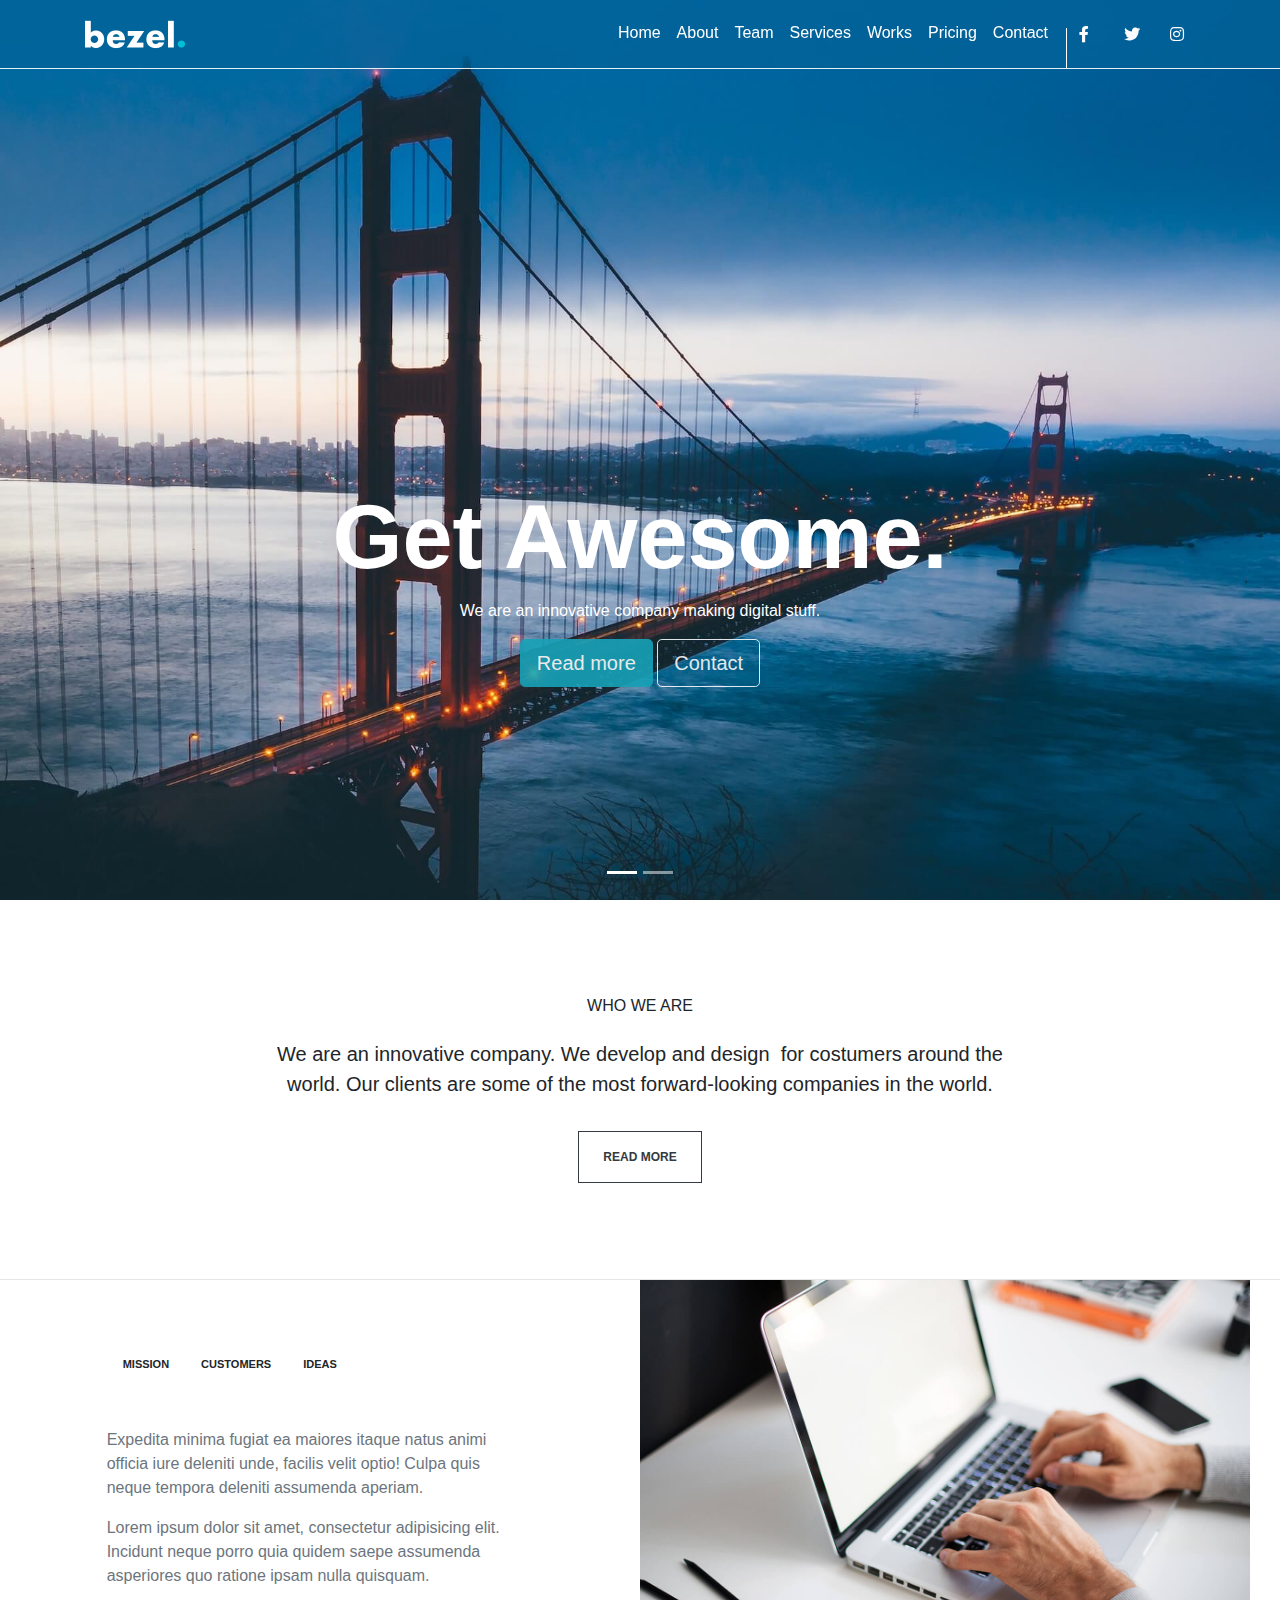
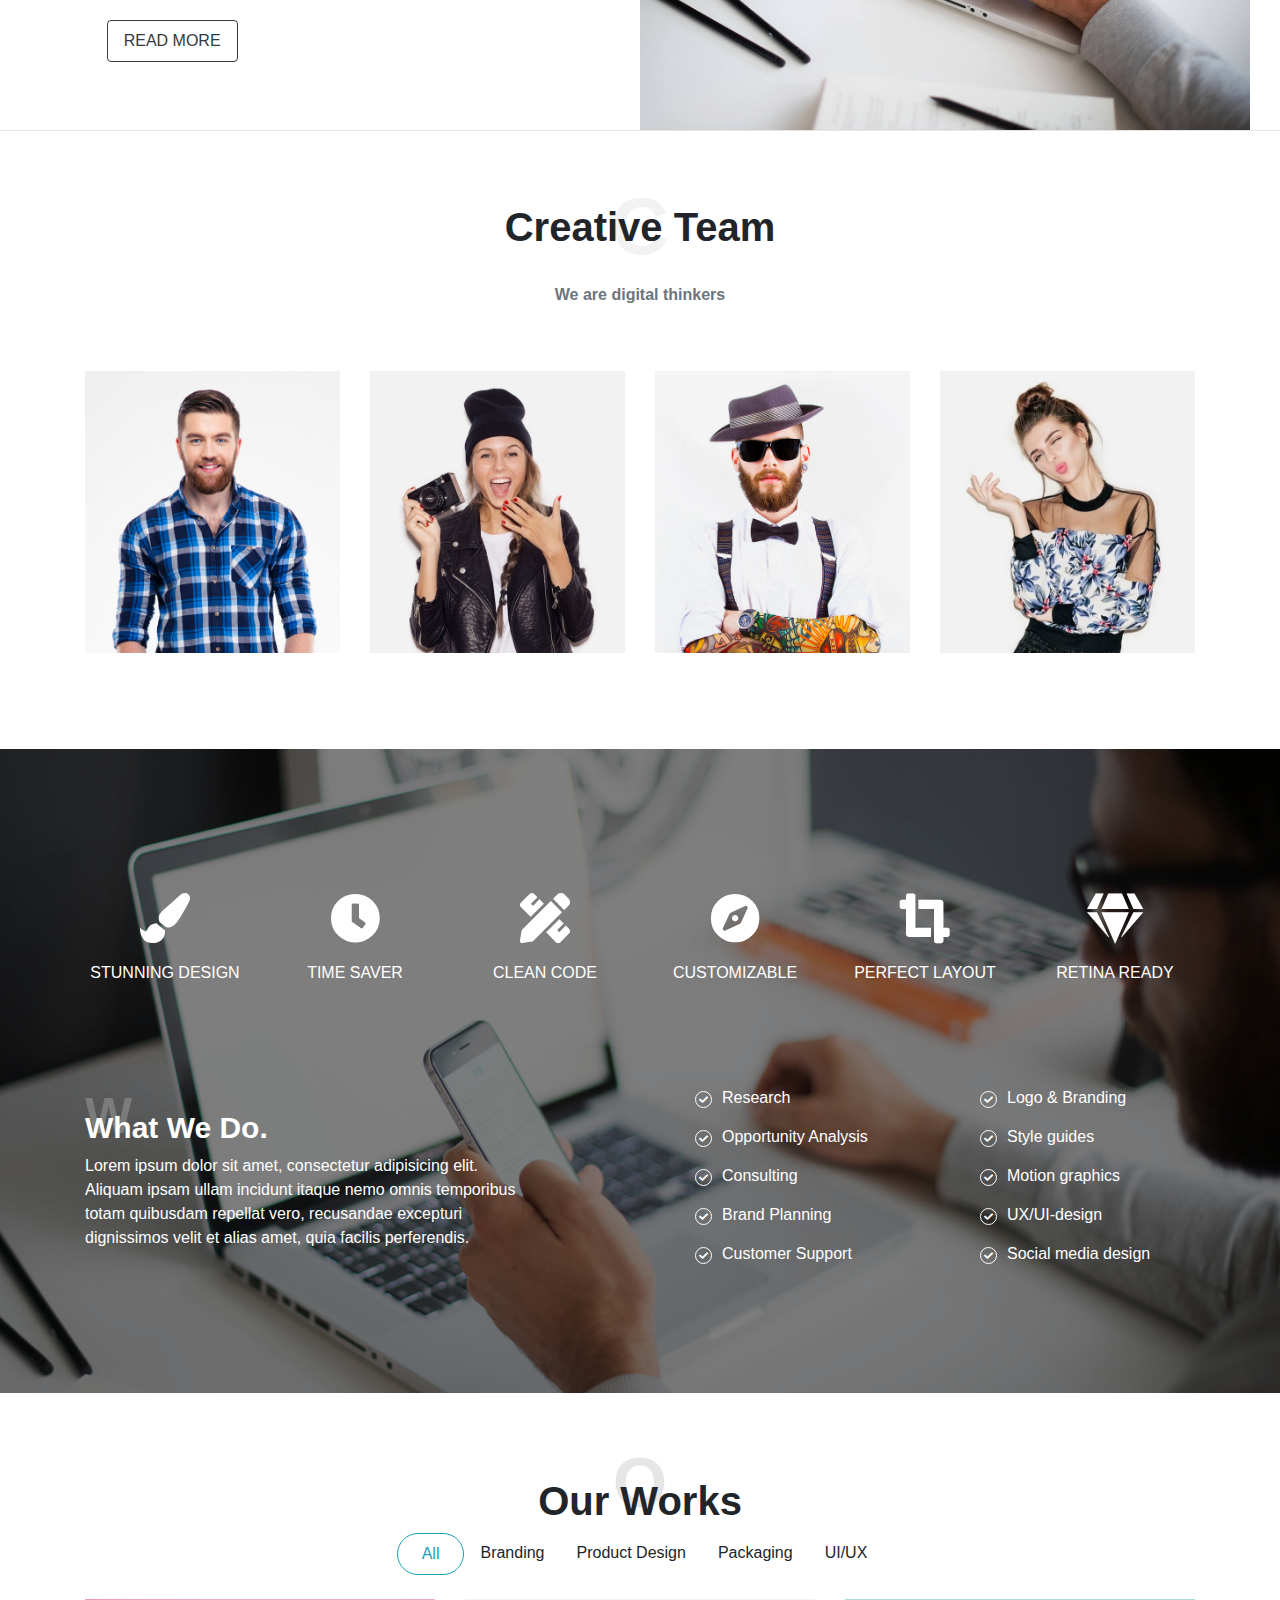
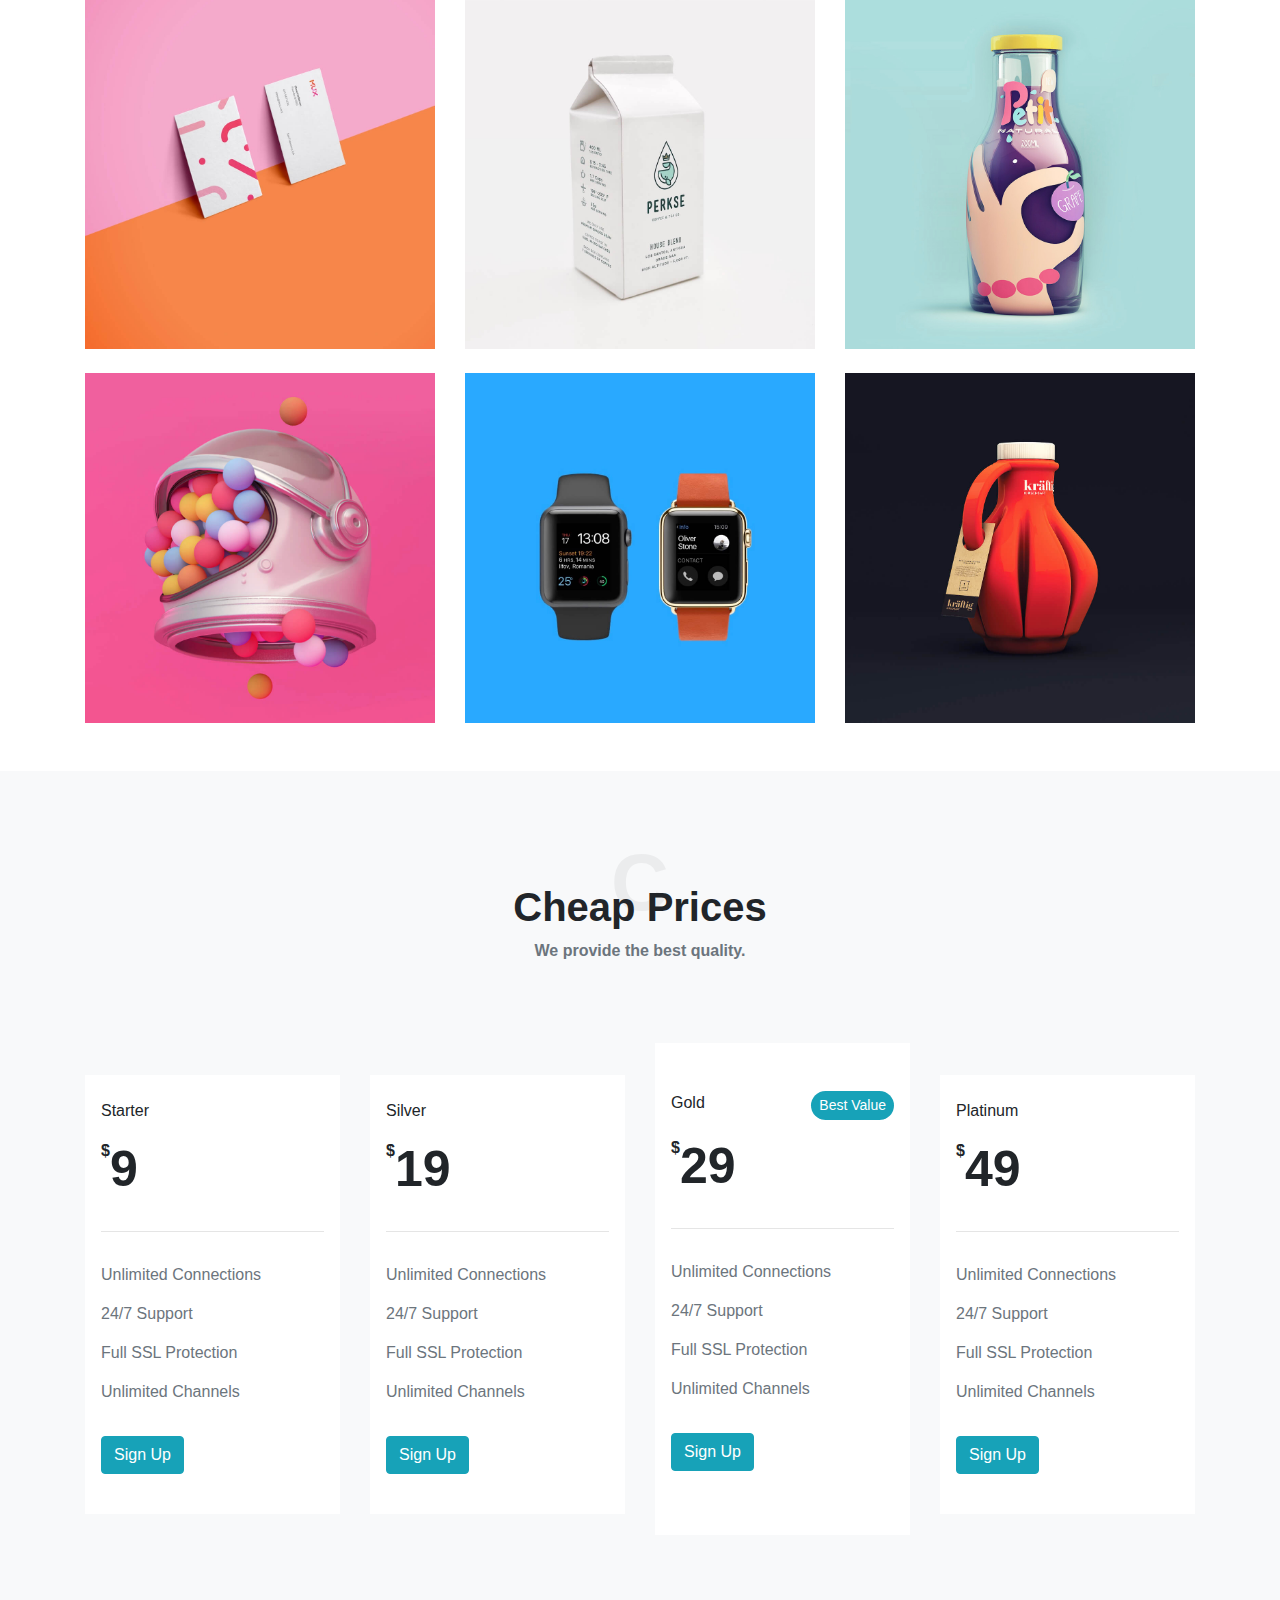
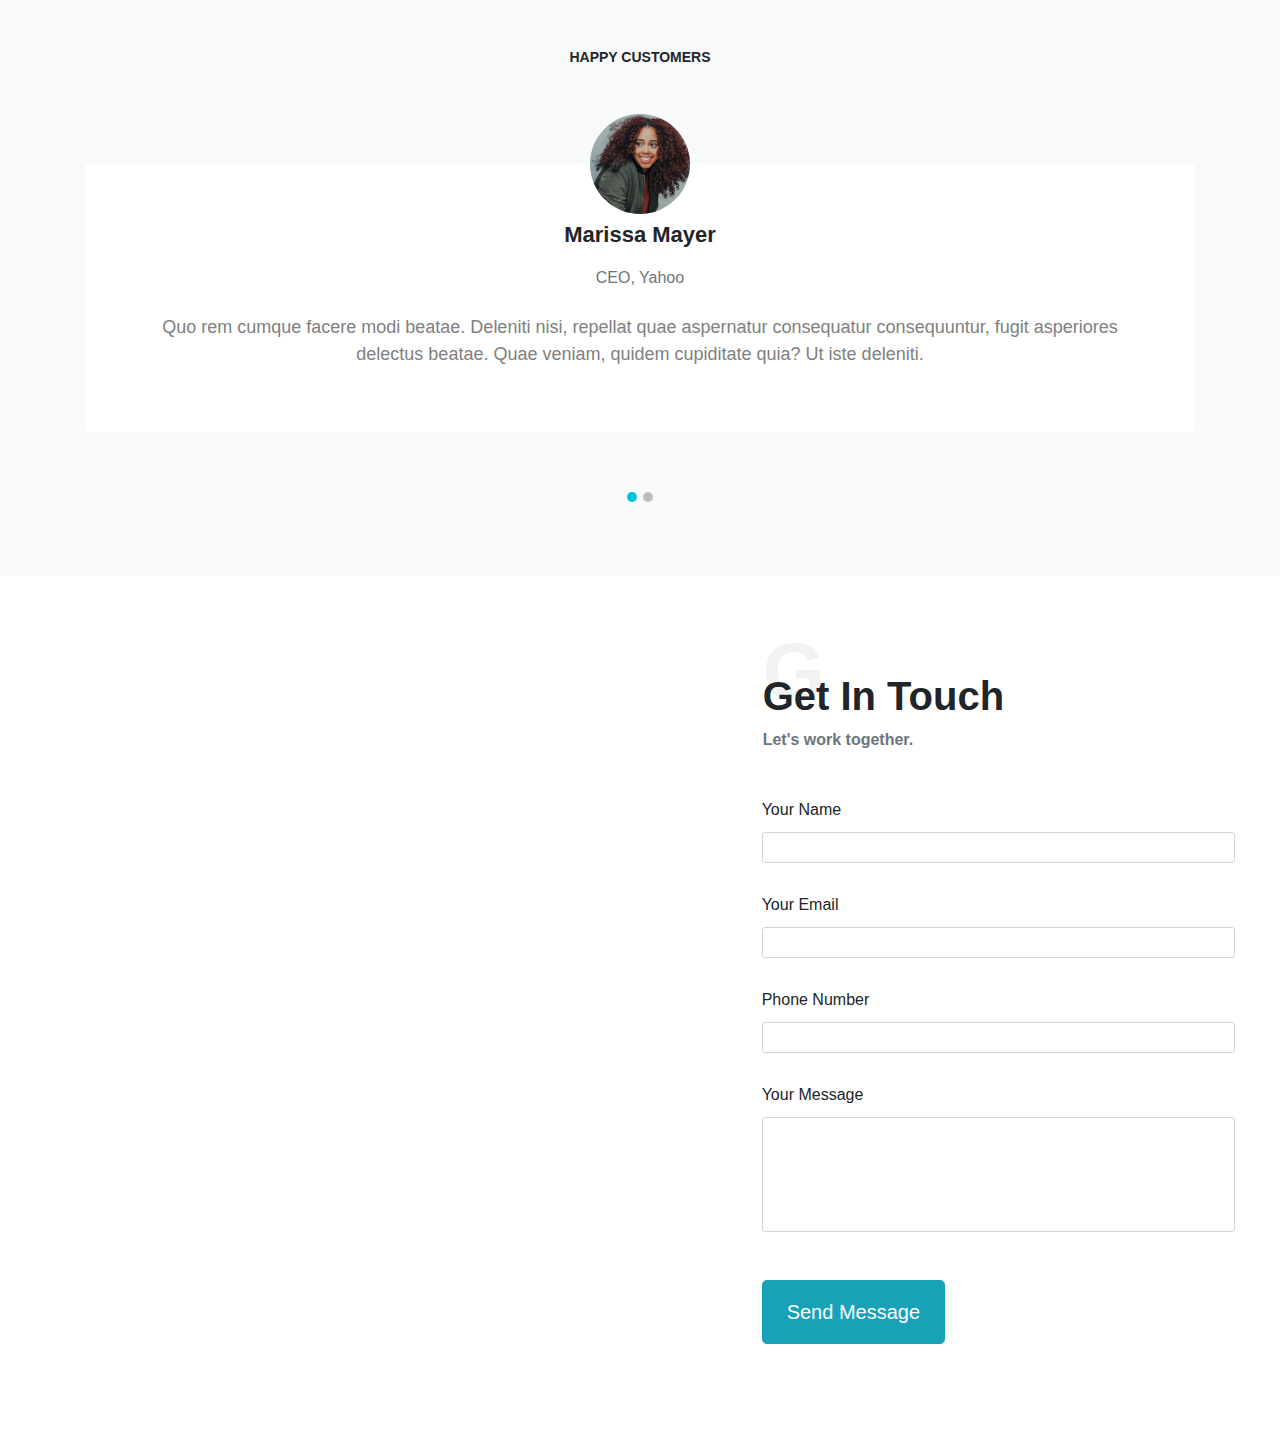
<file: Bezel(Bootstrap)/Index.html>
<html>
    <head>
        <title>Bezel | Creative Multi-Purpose HTML Template</title>
                <link rel="stylesheet" href="css/bootstrap.min.css">
        <link rel="stylesheet" href="css/all.min.css">
        <link rel="stylesheet" href="css/index_style.css">
        <script src="js/jquery-3.4.1.min.js"></script>
        <script src="js/popper.min.js"></script>
        <script src="js/bootstrap.min.js"></script>
    </head>
    <body>
        <header class="home" id="home">
            <div class="head">
                <nav class="navbar navbar-expand-lg navbar-dark fixed-top bg-color">
                    <div class="container">
                    <a class="navbar-brand" href="#home"><img src="images/asset 0.png" class="w-50"></a>
                    <button class="navbar-toggler" type="button" data-toggle="collapse" data-target="#navbarText" aria-controls="navbarText" aria-expanded="false" aria-label="Toggle navigation">
                      <span class="navbar-toggler-icon"></span>
                    </button>
                    <div class="collapse navbar-collapse" id="navbarText">
                      <ul class="navbar-nav ml-auto">
                        <li class="nav-item active">
                          <a class="nav-link" href="#home">Home <span class="sr-only">(current)</span></a>
                        </li>
                        <li class="nav-item active">
                          <a class="nav-link" href="#about">About <span class="sr-only">(current)</span></a>
                        </li>
                        <li class="nav-item active">
                          <a class="nav-link" href="#team">Team <span class="sr-only">(current)</span></a>
                        </li>
                        <li class="nav-item active">
                          <a class="nav-link" href="#service">Services <span class="sr-only">(current)</span></a>
                        </li>
                        <li class="nav-item active">
                          <a class="nav-link" href="#work">Works <span class="sr-only">(current)</span></a>
                        </li>
                        <li class="nav-item active">
                          <a class="nav-link" href="#pricing">Pricing <span class="sr-only">(current)</span></a>
                        </li>
                        <li class="nav-item active">
                          <a class="nav-link" href="#contact">Contact <span class="sr-only">(current)</span></a>
                        </li>
                        <div class="brd"></div>
                        <li class="nav-item spacing active">
                          <a class="nav-link" href="#contact"><i class="fab fa-facebook-f fa-fw pl-2"></i>
                            <span class="sr-only">(current)</span></a>
                        </li>
                        <li class="nav-item spacing active">
                          <a class="nav-link" href="#contact"><i class="fab fa-twitter fa-fw pl-2"></i> <span class="sr-only">(current)</span></a>
                        </li>
                        <li class="nav-item spacing active">
                          <a class="nav-link" href="#contact"><i class="fab fa-instagram fa-fw pl-2"></i> <span class="sr-only">(current)</span></a>
                        </li>
                      </ul>
                    </div>
                    </div>
                  </nav>
                      <div id="carouselExampleIndicators" class="carousel slide" data-ride="carousel">
                            <ol class="carousel-indicators">
                              <li data-target="#carouselExampleIndicators" data-slide-to="0" class="active"></li>
                              <li data-target="#carouselExampleIndicators" data-slide-to="1"></li>
                            </ol>
                            <div class="carousel-inner">
                            <div class="carousel-item active">
                                <div class="imigo">
                                    <img class="d-block w-100 h-100" src="images/asset 46.jpeg" alt="First slide">
                                    <div class="carousel-caption d-md-block">
                                        <div class="container">
                                            <h1>Get Awesome.</h1>
                                            <p>We are an innovative company making digital stuff.</p>
                                            <button class="btn btn-lg btn-info">Read more</button>
                                            <button class="btn btn-lg btn-outline-light">Contact</button>
                                        </div>
                                    </div>
                                </div>
                            </div>
                            <div class="carousel-item">
                                    <img class="d-block w-100 h-100" src="images/asset 45.jpeg" alt="Second slide">
                                    <div class="carousel-caption d-md-block">
                                        <div class="container">
                                            <h1>Create with Bezel.</h1>
                                            <p>we help ambitious companies create new value.</p>
                                            <button class="btn btn-lg btn-info">Hire Us</button>
                                            <button class="btn btn-lg btn-outline-light">Services</button>
                                        </div>
                                </div>
                            </div>
                          </div>
            </div></div>
        </header>
        <section id="about">
            <div class="container text-center py-5">
                <div class="row py-5">
                    <div class="col-md-8 offset-md-2">
                            <div class="content"><h6>WHO WE ARE</h6>
                                <p class="lead py-3">We are an innovative company. We develop and design <span class="spn">apps</span> for
                                        costumers around the world. Our clients are some of the most forward-looking companies in the world.</p>
                                <button class="btn btn-outline-dark px-4 py-3">READ MORE</button>
                            </div>
                    </div>
                </div>
            </div>
        </section>
        <section class="about">
            <div class="row w-100 align-items-center">
                <div class="col-lg-4 offset-lg-1 col-sm-8 py-5 text-muted">
                    <div class="my-info">

                      <ul class="nav pb-5" id="myTab" role="tablist">
                        <li class="nav-item">
                          <a class="nav-link text-decoration-none text-body text-uppercase" id="home-tab" data-toggle="tab" href="#mission" role="tab" aria-controls="home" aria-selected="true">Mission</a>
                        </li>
                        <li class="nav-item">
                          <a class="nav-link text-decoration-none text-body text-uppercase" id="profile-tab" data-toggle="tab" href="#customers" role="tab" aria-controls="profile" aria-selected="false">Customers</a>
                        </li>
                        <li class="nav-item">
                          <a class="nav-link text-decoration-none text-body text-uppercase" id="contact-tab" data-toggle="tab" href="#ideas" role="tab" aria-controls="contact" aria-selected="false">Ideas</a>
                        </li>
                      </ul>
                      <div class="tab-content" id="myTabContent">
                        <div class="tab-pane fade show active" id="mission" role="tabpanel" aria-labelledby="home-tab">
                          <p>Expedita minima fugiat ea maiores itaque natus animi officia iure deleniti unde, facilis velit optio! Culpa quis neque tempora deleniti assumenda aperiam.</p>
                          <p>Lorem ipsum dolor sit amet, consectetur adipisicing elit. Incidunt neque porro quia quidem saepe assumenda asperiores quo ratione ipsam nulla quisquam.</p>
                              <button class="btn btn-outline-dark mt-3 px-3 py-2">READ MORE</button>
                        </div>
                        <div class="tab-pane fade" id="customers" role="tabpanel" aria-labelledby="profile-tab">
                          <p>Expedita minima fugiat ea maiores itaque,facilis velit optio! Culpa quis neque tempora deleniti assumenda aperiam.</p>
                          <p>Lorem ipsum dolor sit amet, consectetur adipisicing elit. Incidunt neque porro quia quidem saepe assumenda quo ratione ipsam nulla quisquam.</p>
                              <button class="btn btn-outline-dark mt-3 px-3 py-2">READ MORE</button>
                        </div>
                        <div class="tab-pane fade" id="ideas" role="tabpanel" aria-labelledby="contact-tab">
                          <p>Expedita minima fugiat ea maiores itaque natus animi officia iure deleniti unde, facilis velit optio! Culpa quis neque tempora deleniti assumenda aperiam.</p>
                          <p>Lorem ipsum dolor sit amet, consectetur adipisicing elit. Incidunt neque porro ipsam nulla quisquam.</p>
                              <button class="btn btn-outline-dark mt-3 px-3 py-2">READ MORE</button>
                        </div>
                      </div>
                    </div>
                </div>
                <div class="col-lg-6 offset-lg-1 col-sm-4">
                    <div class="my-img">
                    <img src="images/asset 47.jpeg" class="img-fluid">
                    </div>
                </div>
            </div>
        </section>
        <section id="team">
            <div class="container py-5 text-center">
                <div class="title">
                    <div class="t-head d-flex justify-content-center align-items-center">
                        <h1>C</h1>
                        <h2>Creative Team</h2></div>
                        <p class="text-muted">We are digital thinkers</p>
                </div>
                <div class="row pt-5">
                    <div class="col-lg-3 col-md-6 pb-5">
                        <div class="img">
                        <img src="images/asset 2.jpeg" class="img-fluid" alt="">
                        <div class="layer text-left text-white px-4">
                                <a href="#" class="text-decoration-none text-white"><i class="fab fa-facebook-f fa-fw pb-5"></i></a>
                                <a href="#" class="text-decoration-none text-white"><i class="fab fa-twitter fa-fw pb-5"></i></a>
                                <a href="#" class="text-decoration-none text-white"><i class="fab fa-linkedin fa-fw pb-5"></i></a>
                                <div class="l-footer pt-5">
                                    <h6>Luke Cage</h6>
                                    <p>Founder & CEO</p>
                                </div>  
                        </div>
                        </div>
                    </div>
                    <div class="col-lg-3 col-md-6 pb-5">
                        <div class="img">
                        <img src="images/asset 3.jpeg" class="img-fluid" alt="">
                        <div class="layer text-left text-white px-4">
                                <a href="#" class="text-decoration-none text-white"><i class="fab fa-facebook-f fa-fw pb-5"></i></a>
                                <a href="#" class="text-decoration-none text-white"><i class="fab fa-twitter fa-fw pb-5"></i></a>
                                <a href="#" class="text-decoration-none text-white"><i class="fab fa-linkedin fa-fw pb-5"></i></a>
                                <div class="l-footer pt-5">
                                    <h6>Jessica Jones</h6>
                                    <p>Product Designer</p>
                                </div>  
                        </div>
                        </div>
                    </div>
                    <div class="col-lg-3 col-md-6 pb-5">
                        <div class="img">
                        <img src="images/asset 4.jpeg" class="img-fluid" alt="">
                        <div class="layer text-left text-white px-4">
                                <a href="#" class="text-decoration-none text-white"><i class="fab fa-facebook-f fa-fw pb-5"></i></a>
                                <a href="#" class="text-decoration-none text-white"><i class="fab fa-twitter fa-fw pb-5"></i></a>
                                <a href="#" class="text-decoration-none text-white"><i class="fab fa-linkedin fa-fw pb-5"></i></a>
                                <div class="l-footer pt-5">
                                    <h6>Matt Murdock</h6>
                                    <p>Lead Developer</p>
                                </div>  
                        </div>
                        </div>
                    </div>
                    <div class="col-lg-3 col-md-6 pb-5">
                        <div class="img">
                        <img src="images/asset 5.jpeg" class="img-fluid" alt="">
                        <div class="layer text-left text-white px-4">
                                <a href="#" class="text-decoration-none text-white"><i class="fab fa-facebook-f fa-fw pb-5"></i></a>
                                <a href="#" class="text-decoration-none text-white"><i class="fab fa-twitter fa-fw pb-5"></i></a>
                                <a href="#" class="text-decoration-none text-white"><i class="fab fa-linkedin fa-fw pb-5"></i></a>
                                <div class="l-footer pt-5">
                                    <h6>Claire Temple</h6>
                                    <p>Sales Manager</p>
                                </div>  
                        </div>
                        </div>
                    </div>
                </div>

            </div>
        </section>
        <section id="service">
          <div class="blayer py-5 text-white">
            <div class="container pt-5">
                <div class="row py-5 text-center">
                    <div class="col-lg-2 col-md-4">
                      <div class="service">
                        <i class="fas fa-paint-brush"></i>
                        <h6>STUNNING DESIGN</h6>
                      </div>
                    </div>
                    <div class="col-lg-2 col-md-4">
                      <div class="service">
                        <i class="fas fa-clock"></i>
                        <h6>TIME SAVER</h6>
                      </div>
                    </div>
                    <div class="col-lg-2 col-md-4">
                      <div class="service">
                        <i class="fas fa-pencil-ruler"></i>
                        <h6>CLEAN CODE</h6>
                      </div>
                    </div>
                    <div class="col-lg-2 col-md-4">
                      <div class="service">
                        <i class="fas fa-compass"></i>
                        <h6>CUSTOMIZABLE</h6>
                      </div>
                    </div>
                    <div class="col-lg-2 col-md-4">
                      <div class="service">
                        <i class="fas fa-crop-alt"></i>
                        <h6>PERFECT LAYOUT</h6>
                      </div>
                    </div>
                    <div class="col-lg-2 col-md-4">
                      <div class="service">
                        <i class="fas fa-gem"></i>
                        <h6>RETINA READY</h6>
                      </div>
                    </div>
                </div>
                <div class="row py-5">
                  <div class="col-lg-5 col-md-12">
                    <div class="do">
                      <div class="do-title d-flex justify-content-start align-items-end">
                      <h1>W</h1>
                      <h2>What We Do.</h2></div>
                      <p>Lorem ipsum dolor sit amet, consectetur adipisicing elit. Aliquam ipsam ullam incidunt itaque nemo 
                        omnis temporibus totam quibusdam repellat vero, recusandae excepturi dignissimos velit et alias amet,
                         quia facilis perferendis.</p>
                    </div>
                  </div>
                  <div class=" col-lg-3 offset-lg-1 col-md-6">
                    <div class="to-do">
                      <ul>
                        <li><i class="fas fa-check"></i>Research</li>
                        <li><i class="fas fa-check"></i>Opportunity Analysis</li>
                        <li><i class="fas fa-check"></i>Consulting</li>
                        <li><i class="fas fa-check"></i>Brand Planning</li>
                        <li><i class="fas fa-check"></i>Customer Support</li>
                      </ul>
                    </div>
                  </div>
                  <div class=" col-lg-3 col-md-6">
                      <div class="to-do">
                        <ul>
                          <li><i class="fas fa-check"></i>Logo & Branding</li>
                          <li><i class="fas fa-check"></i>Style guides</li>
                          <li><i class="fas fa-check"></i>Motion graphics</li>
                          <li><i class="fas fa-check"></i>UX/UI-design</li>
                          <li><i class="fas fa-check"></i>Social media design</li>
                        </ul>
                      </div>
                    </div>
                </div>
            </div>
          </div>
        </section>
        <section id="work">
          <div class="container">
            <div class="row py-5 text-center">
              <div class="col-sm-8 offset-sm-2">
                <div class="work-title d-flex justify-content-center align-items-end">
                  <h1>O</h1>
                  <h2>Our Works</h2>
                </div>
                <ul class="nav justify-content-center" id="myTab" role="tablist">
                  <li class="nav-item">
                    <a class="nav-link border border-info rounded-pill text-info px-4" id="home-tab" data-toggle="tab" href="#all" role="tab" aria-controls="home" aria-selected="true">All</a>
                  </li>
                  <li class="nav-item">
                    <a class="nav-link text-body" id="profile-tab" data-toggle="tab" href="#branding" role="tab" aria-controls="profile" aria-selected="false">Branding</a>
                  </li>
                  <li class="nav-item">
                    <a class="nav-link text-body" id="contact-tab" data-toggle="tab" href="#product" role="tab" aria-controls="contact" aria-selected="false">Product Design</a>
                  </li>
                  <li class="nav-item">
                    <a class="nav-link text-body" id="contact-tab" data-toggle="tab" href="#packaging" role="tab" aria-controls="contact" aria-selected="false">Packaging</a>
                  </li>
                  <li class="nav-item">
                    <a class="nav-link text-body" id="contact-tab" data-toggle="tab" href="#ui" role="tab" aria-controls="contact" aria-selected="false">UI/UX</a>
                  </li>
                </ul>
              </div>
                <div class="container-fluid tab-content" id="myTabContent">
                  <div class="tab-pane fade show active" id="all" role="tabpanel" aria-labelledby="home-tab">
                    <div class="row">
                      <div class="col-lg-4 col-md-6 pt-4">
                        <div class="work-img">
                          <img src="images/asset 6.jpeg" class="img-fluid">
                          <div class="work-info bg-light text-center py-2">
                            <h3>Perkse Coffee</h3>
                            <p>Product Design, Packaging</p>
                          </div>
                        </div>
                      </div>
                      <div class="col-lg-4 col-md-6 pt-4">
                          <div class="work-img">
                            <img src="images/asset 7.jpeg" class="img-fluid">
                            <div class="work-info bg-light text-center py-2">
                              <h3>Perkse Coffee</h3>
                              <p>Product Design, Packaging</p>
                            </div>
                          </div>
                      </div>
                      <div class="col-lg-4 col-md-6 pt-4">
                          <div class="work-img">
                            <img src="images/asset 8.jpeg" class="img-fluid">
                            <div class="work-info bg-light text-center py-2">
                              <h3>Perkse Coffee</h3>
                              <p>Product Design, Packaging</p>
                            </div>
                          </div>
                      </div>
                      <div class="col-lg-4 col-md-6 pt-4">
                          <div class="work-img">
                            <img src="images/asset 9.jpeg" class="img-fluid">
                            <div class="work-info bg-light text-center py-2">
                              <h3>Perkse Coffee</h3>
                              <p>Product Design, Packaging</p>
                            </div>
                          </div>
                      </div>
                      <div class="col-lg-4 col-md-6 pt-4">
                          <div class="work-img">
                            <img src="images/asset 10.jpeg" class="img-fluid">
                            <div class="work-info bg-light text-center py-2">
                              <h3>Perkse Coffee</h3>
                              <p>Product Design, Packaging</p>
                            </div>
                          </div>
                      </div>
                      <div class="col-lg-4 col-md-6 pt-4">
                          <div class="work-img">
                            <img src="images/asset 11.jpeg" class="img-fluid">
                            <div class="work-info bg-light text-center py-2">
                              <h3>Perkse Coffee</h3>
                              <p>Product Design, Packaging</p>
                            </div>
                          </div>
                      </div>
                    </div>
                  </div>        
                  <div class="tab-pane fade" id="branding" role="tabpanel" aria-labelledby="profile-tab">
                    <div class="row">
                      <div class="col-lg-4 col-md-6 pt-4">
                        <div class="work-img">
                          <img src="images/asset 6.jpeg" class="img-fluid">
                          <div class="work-info bg-light text-center py-2">
                            <h3>Perkse Coffee</h3>
                            <p>Product Design, Packaging</p>
                          </div>
                        </div>
                      </div>
        
                      <div class="col-lg-4 col-md-6 pt-4">
                          <div class="work-img">
                            <img src="images/asset 8.jpeg" class="img-fluid">
                            <div class="work-info bg-light text-center py-2">
                              <h3>Perkse Coffee</h3>
                              <p>Product Design, Packaging</p>
                            </div>
                          </div>
                      </div>
                      <div class="col-lg-4 col-md-6 pt-4">
                          <div class="work-img">
                            <img src="images/asset 11.jpeg" class="img-fluid">
                            <div class="work-info bg-light text-center py-2">
                              <h3>Perkse Coffee</h3>
                              <p>Product Design, Packaging</p>
                            </div>
                          </div>
                      </div>
                    </div>
                  </div>
                  <div class="tab-pane fade" id="product" role="tabpanel" aria-labelledby="contact-tab">
                    <div class="row">
                    <div class="col-lg-4 col-md-6 pt-4">
                        <div class="work-img">
                          <img src="images/asset 7.jpeg" class="img-fluid">
                          <div class="work-info bg-light text-center py-2">
                            <h3>Perkse Coffee</h3>
                            <p>Product Design, Packaging</p>
                          </div>
                        </div>
                    </div>
                    <div class="col-lg-4 col-md-6 pt-4">
                        <div class="work-img">
                          <img src="images/asset 9.jpeg" class="img-fluid">
                          <div class="work-info bg-light text-center py-2">
                            <h3>Perkse Coffee</h3>
                            <p>Product Design, Packaging</p>
                          </div>
                        </div>
                    </div>
                    <div class="col-lg-4 col-md-6 pt-4">
                        <div class="work-img">
                          <img src="images/asset 10.jpeg" class="img-fluid">
                          <div class="work-info bg-light text-center py-2">
                            <h3>Perkse Coffee</h3>
                            <p>Product Design, Packaging</p>
                          </div>
                        </div>
                    </div>
                    </div>
                  </div>
                  <div class="tab-pane fade" id="Packaging" role="tabpanel" aria-labelledby="contact-tab">
                    <div class="row">
                      <div class="col-lg-4 col-md-6 pt-4">
                          <div class="work-img">
                            <img src="images/asset 6.jpeg" class="img-fluid">
                            <div class="work-info bg-light text-center py-2">
                              <h3>Perkse Coffee</h3>
                              <p>Product Design, Packaging</p>
                            </div>
                          </div>
                      </div>
                      <div class="col-lg-4 col-md-6 pt-4">
                          <div class="work-img">
                            <img src="images/asset 8.jpeg" class="img-fluid">
                            <div class="work-info bg-light text-center py-2">
                              <h3>Perkse Coffee</h3>
                              <p>Product Design, Packaging</p>
                            </div>
                          </div>
                      </div>
                      <div class="col-lg-4 col-md-6 pt-4">
                          <div class="work-img">
                            <img src="images/asset 9.jpeg" class="img-fluid">
                            <div class="work-info bg-light text-center py-2">
                              <h3>Perkse Coffee</h3>
                              <p>Product Design, Packaging</p>
                            </div>
                          </div>
                      </div>
                      </div>
                  </div>
                  <div class="tab-pane fade" id="ui" role="tabpanel" aria-labelledby="contact-tab">
                    <div class="row">
                      <div class="col-lg-4 col-md-6 pt-4">
                          <div class="work-img">
                            <img src="images/asset 11.jpeg" class="img-fluid">
                            <div class="work-info bg-light text-center py-2">
                              <h3>Perkse Coffee</h3>
                              <p>Product Design, Packaging</p>
                            </div>
                          </div>
                      </div>
                      <div class="col-lg-4 col-md-6 pt-4">
                          <div class="work-img">
                            <img src="images/asset 10.jpeg" class="img-fluid">
                            <div class="work-info bg-light text-center py-2">
                              <h3>Perkse Coffee</h3>
                              <p>Product Design, Packaging</p>
                            </div>
                          </div>
                      </div>
                      <div class="col-lg-4 col-md-6 pt-4">
                          <div class="work-img">
                            <img src="images/asset 8.jpeg" class="img-fluid">
                            <div class="work-info bg-light text-center py-2">
                              <h3>Perkse Coffee</h3>
                              <p>Product Design, Packaging</p>
                            </div>
                          </div>
                      </div>
                      </div>
                  </div>
                </div>
            </div>
          </div>
        </section>
        <section id="pricing" class="bg-light">
            <div class="container">
                <div class="row py-3 text-center">
                  <div class="col-sm-8 offset-sm-2 py-5">
                      <div class="title">
                          <div class="t-head d-flex justify-content-center align-items-end">
                              <h1>C</h1>
                              <h2>Cheap Prices</h2></div>
                              <p class="text-muted">We provide the best quality.</p>
                      </div>
                  </div>
                  <div class="col-lg-3 col-md-6 col-sm-10 text-left pt-5">
                    <div class="price py-4 px-3 bg-white">
                      <span>Starter</span>
                      <h2 class="py-3"><span class="dollar">&#36;</span>9</h2>
                      <hr>
                      <ul class="text-muted">
                        <li>Unlimited Connections</li>
                        <li>24/7 Support</li>
                        <li>Full SSL Protection</li>
                        <li>Unlimited Channels</li>
                      </ul>
                      <button class="btn btn-info my-3">Sign Up</button>
                    </div>
                  </div>
                  <div class="col-lg-3 col-md-6 col-sm-10 text-left pt-5">
                    <div class="price py-4 px-3 bg-white">
                      <span>Silver</span>
                      <h2 class="py-3"><span class="dollar">&#36;</span>19</h2>
                      <hr>
                      <ul class="text-muted">
                        <li>Unlimited Connections</li>
                        <li>24/7 Support</li>
                        <li>Full SSL Protection</li>
                        <li>Unlimited Channels</li>
                      </ul>
                      <button class="btn btn-info my-3">Sign Up</button>
                    </div>
                  </div>
                  <div class="col-lg-3 col-md-6 col-sm-10 text-left pt-3">
                    <div class="price py-5 px-3 bg-white">
                    <div class="d-flex justify-content-between">
                      <span class="">Gold</span>
                      <span class="btn-sm rounded-pill bg-info text-white ml-5">Best Value</span>
                    </div>
                      <h2 class="py-3"><span class="dollar">&#36;</span>29</h2>
                      <hr>
                      <ul class="text-muted">
                        <li>Unlimited Connections</li>
                        <li>24/7 Support</li>
                        <li>Full SSL Protection</li>
                        <li>Unlimited Channels</li>
                      </ul>
                      <button class="btn btn-info my-3">Sign Up</button>
                    </div>
                  </div>
                  <div class="col-lg-3 col-md-6 col-sm-10 text-left pt-5">
                    <div class="price py-4 px-3 bg-white">
                      <span>Platinum</span>
                      <h2 class="py-3"><span class="dollar">&#36;</span>49</h2>
                      <hr>
                      <ul class="text-muted">
                        <li>Unlimited Connections</li>
                        <li>24/7 Support</li>
                        <li>Full SSL Protection</li>
                        <li>Unlimited Channels</li>
                      </ul>
                      <button class="btn btn-info my-3">Sign Up</button>
                    </div>
                  </div>
                </div>
              </div>


        </section>
        <section class="customers bg-light text-center pt-5">
          <div class="container py-5">
            <span class="happy">HAPPY CUSTOMERS</span>
              <div id="carouselExampleIndicators" class="carousel slide" data-ride="carousel">
                  <ol class="carousel-indicators">
                    <li data-target="#carouselExampleIndicators" data-slide-to="0" class="active"></li>
                    <li data-target="#carouselExampleIndicators" data-slide-to="1"></li>
                  </ol>
                  <div class="carousel-inner py-5">
                    <div class="carousel-item active">
                        <div class="cst py-5"> 
                          <div class="cst-img d-flex justify-content-center align-items-center">
                            <img src="images/asset 13.jpeg" class="img-fluid rounded-circle"></div>
                            <div class="cst-content bg-white rounded-lg p-5">
                            <h2>Marissa Mayer</h2>
                            <span class="text-muted">CEO, Yahoo</span>
                            <p class="lead pt-4">Quo rem cumque facere modi beatae. Deleniti nisi, repellat quae aspernatur consequatur consequuntur, 
                              fugit asperiores delectus beatae. Quae veniam, quidem cupiditate quia? Ut iste deleniti.</p>
                            </div>
                        </div>
                    </div>
                    <div class="carousel-item">
                        <div class="cst py-5"> 
                            <div class="cst-img d-flex justify-content-center align-items-center">
                                <img src="images/asset 12.jpeg" class="img-fluid rounded-circle"></div>                            <div class="cst-content bg-white rounded-lg p-5">
                            <h2>Mark Zuckerberg</h2>
                            <span class="text-muted">Founder & CEO, Facebook</span>
                            <p class="lead pt-4">Quo rem cumque facere modi beatae. Deleniti nisi, repellat quae aspernatur consequatur consequuntur, 
                              fugit asperiores delectus beatae. Quae veniam, quidem cupiditate quia? Ut iste deleniti.</p>
                            </div>
                        </div>
                    </div>
                  </div>
                  <a class="carousel-control-prev" href="#carouselExampleIndicators" role="button" data-slide="prev">
                    <span class="carousel-control-prev-icon" aria-hidden="true"></span>
                    <span class="sr-only">Previous</span>
                  </a>
                  <a class="carousel-control-next" href="#carouselExampleIndicators" role="button" data-slide="next">
                    <span class="carousel-control-next-icon" aria-hidden="true"></span>
                    <span class="sr-only">Next</span>
                  </a>
                </div>
          </div>
        </section>
        <section id="contact">
          <div class="row w-100">
            <div class="col-lg-6 col-md-12">
                <iframe src="https://www.google.com/maps/embed?pb=!1m10!1m8!1m3!1d13823.855301620024!2d31.1595836!3d29.9804696!3m2!1i1024!2i768!4f13.1!5e0!3m2!1sen!2seg!4v1573241351701!5m2!1sen!2seg" width="100%" height="100%" frameborder="0" style="border:0;" allowfullscreen=""></iframe>
            </div>
            <div class="col-lg-5 offset-lg-1 col-md-12 py-5">
                    <div class="title pl-3">
                        <div class="t-head d-flex justify-content-start align-items-end">
                            <h1>G</h1>
                            <h2>Get In Touch</h2></div>
                            <p class="text-muted">Let's work together.</p>
                    </div>
                    <div class="col-sm-12 pb-5">
                    <form>
                      <label>Your Name</label>
                      <input type="text" class="form-control form-control-sm" name="">
                      <label>Your Email</label>
                      <input type="email" class="form-control form-control-sm" name="">
                      <label>Phone Number</label>
                      <input type="tel" class="form-control form-control-sm" name="">
                      <label>Your Message</label>
                      <textarea name="" class="form-control form-control-sm" rows="5"></textarea>
                      <button class="btn btn-info btn-lg mt-5 px-4 py-3">Send Message</button>
                    </form>
                  </div>
            </div>
          </div>
        </section>
    </body>
</html>
</file>
<file: Bezel(Bootstrap)/css/index_style.css>
body
{
    font-family: 'Segoe UI', Tahoma, Geneva, Verdana, sans-serif;
}
.home .navbar
{
    border-bottom: 1px solid rgba(255, 255, 255, .9);
}
.home .brd
{
    height: 40px;
    width: 1px;
    background-color: #fff;
    position: relative;
    left:10;
    top:15;
}
.home .bg-color
{
    background-color: rgba(1, 98, 151, 0.70);
}
.spacing
{
    padding: 5px;
}

.home .carousel-item h1
{
    animation-name: zoom;
    animation-duration: 1s;
}
.home .carousel-item p
{
    animation-name: zoom;
    animation-duration: 1s;
    animation-delay: .2s;
}
.home .carousel-item button
{
    animation-name: zoom;
    animation-duration: 1s;
    animation-delay: .4s;
    opacity: .9;
    margin-bottom: 20%;
}
@keyframes zoom
{
    0%{transform: scale(0,0); opacity: 0;}
    100%{transform: scale(1,1);opacity: 1;}
}
.home .carousel-item h1
{
    font-size: 90px;
    font-weight: 700;
}
#about .btn
{
    border-radius: 0%;
    font-size: 12px;
    font-weight: 600;
}
#about p
{
    overflow: hidden;
}
.spn
{
    display: inline-block;
    width: 0px;
    color: #00c3da;
    position: relative;
    top:0;
    left: 100%;
    animation-name: move;
    animation-duration: 1.5s;
    animation-direction: alternate;
    animation-iteration-count: infinite;
}
@keyframes move
{
    0% {left:100%; top:0;}
    80%{opacity:0;}
    100% {left:0%; top:0; width:40px;} 
}
.about
{
    border-top: 1px rgba(128,128,128,.2) solid;
    border-bottom: 1px rgba(128,128,128,.2) solid;

}
.about .nav-link
{
    font-size: 11;
    font-weight: 600;
}
.t-head h1
{
    font-size: 80px;
    font-weight: 700;
    color: rgba(128, 128, 128, .1);
    position: relative;
}
.t-head h2
{
    font-weight: 800;
    font-size: 40;
    position: absolute;
}
.title p
{
    font-weight: 600;
}
.img
{
    position: relative;
    overflow: hidden;
}
.img .layer
{
    background-color: rgba(0, 191, 216, 0.9);
    height: 0;
    width: 100%;
    position: absolute;
    top:100%;
    left:0;
    transition: all 0.2s;
}
.img:hover .layer
{
    height: 100%;
    top:0;
    transition: .7s ease-in;
}
.img .layer .l-footer h6
{
    font-size: 16;
    padding-top: 80;
}
.img .layer .l-footer p
{
    font-size: 12;
}
.img .layer i
{
    padding-top:25px ;
}
#service
{
    background-image: url(../images/asset\ 48.jpeg);
    background-size: cover;
    background-position: center center;
}
#service .blayer
{
    background-color: rgba(0,0,0,.5);
}
.service i
{
    font-size: 50px;
    padding-bottom: 20px;
}
.do .do-title h1
{
    font-size: 50px;
    font-weight: 800;
    color: rgba(128,128,128,.9);
    position: relative;
}
.do .do-title h2
{
    font-size: 30px;
    font-weight: 700;
    position: absolute;
}
.to-do ul li
{
    list-style: none;
    padding-bottom: 15px;
}
.to-do ul li i
{
    border: 1px solid #fff;
    border-radius: 50%;
    padding:3px;
    font-size: 9px;
    font-weight: 600;
    margin-right: 10px;
}
.work-title h1
{
    font-size: 70px;
    font-weight: 700;
    color: rgba(128,128,128,.2);
    position: relative;
}
.work-title h2
{
    font-size: 40px;
    font-weight: 600;
    position: absolute;
}
.work-img
{
    position: relative;
    overflow: hidden;
}
.work-img img
{
    transition: all 1s;
}
.work-img .work-info
{
    position: absolute;
    bottom:-40%;
    left:10%;
    width: 80%;
    transition: all 1s;
}
.work-img:hover img
{
    transform: scale(1.2,1.2);
    transition: all 1s;
}
.work-img:hover .work-info
{
    bottom:5%;
    transition: all 1s .4s;
}
.price h2
{
    font-size: 50;
    font-weight: 600;
}
.price .dollar
{
    font-size: 16px;
    position: relative;
    top:-30;
}
.price ul
{
    padding-left: 0;
}
.price ul li
{
    list-style: none;
    padding-top: 15px;
}
.customers .happy
{
    font-size: 14;
    font-weight: 600;
}
.customers .cst img
{
    width: 100px;
    height: 100px;
    position: absolute;
}
.customers .cst
{
    position: relative;
}
.customers .cst-content h2
{
    font-weight: 700;
    font-size: 22px;
    padding: 10px 0;
}
.cst .cst-content span
{
    padding: 30px 0 50;
}
.cst .cst-content p
{
    font-size: 18px;
    font-weight: 300;
    color: grey;
}
.customers .carousel-indicators li
{
    background-color: grey;
    width: 10;
    height: 10;
    border-radius: 50%;
}
.customers .carousel-indicators .active
{
    background-color: #00c3da;
}
#contact form label
{
    padding: 30px 0 2px;
}
#contact form textarea
{
    resize: none;
}
</file>
